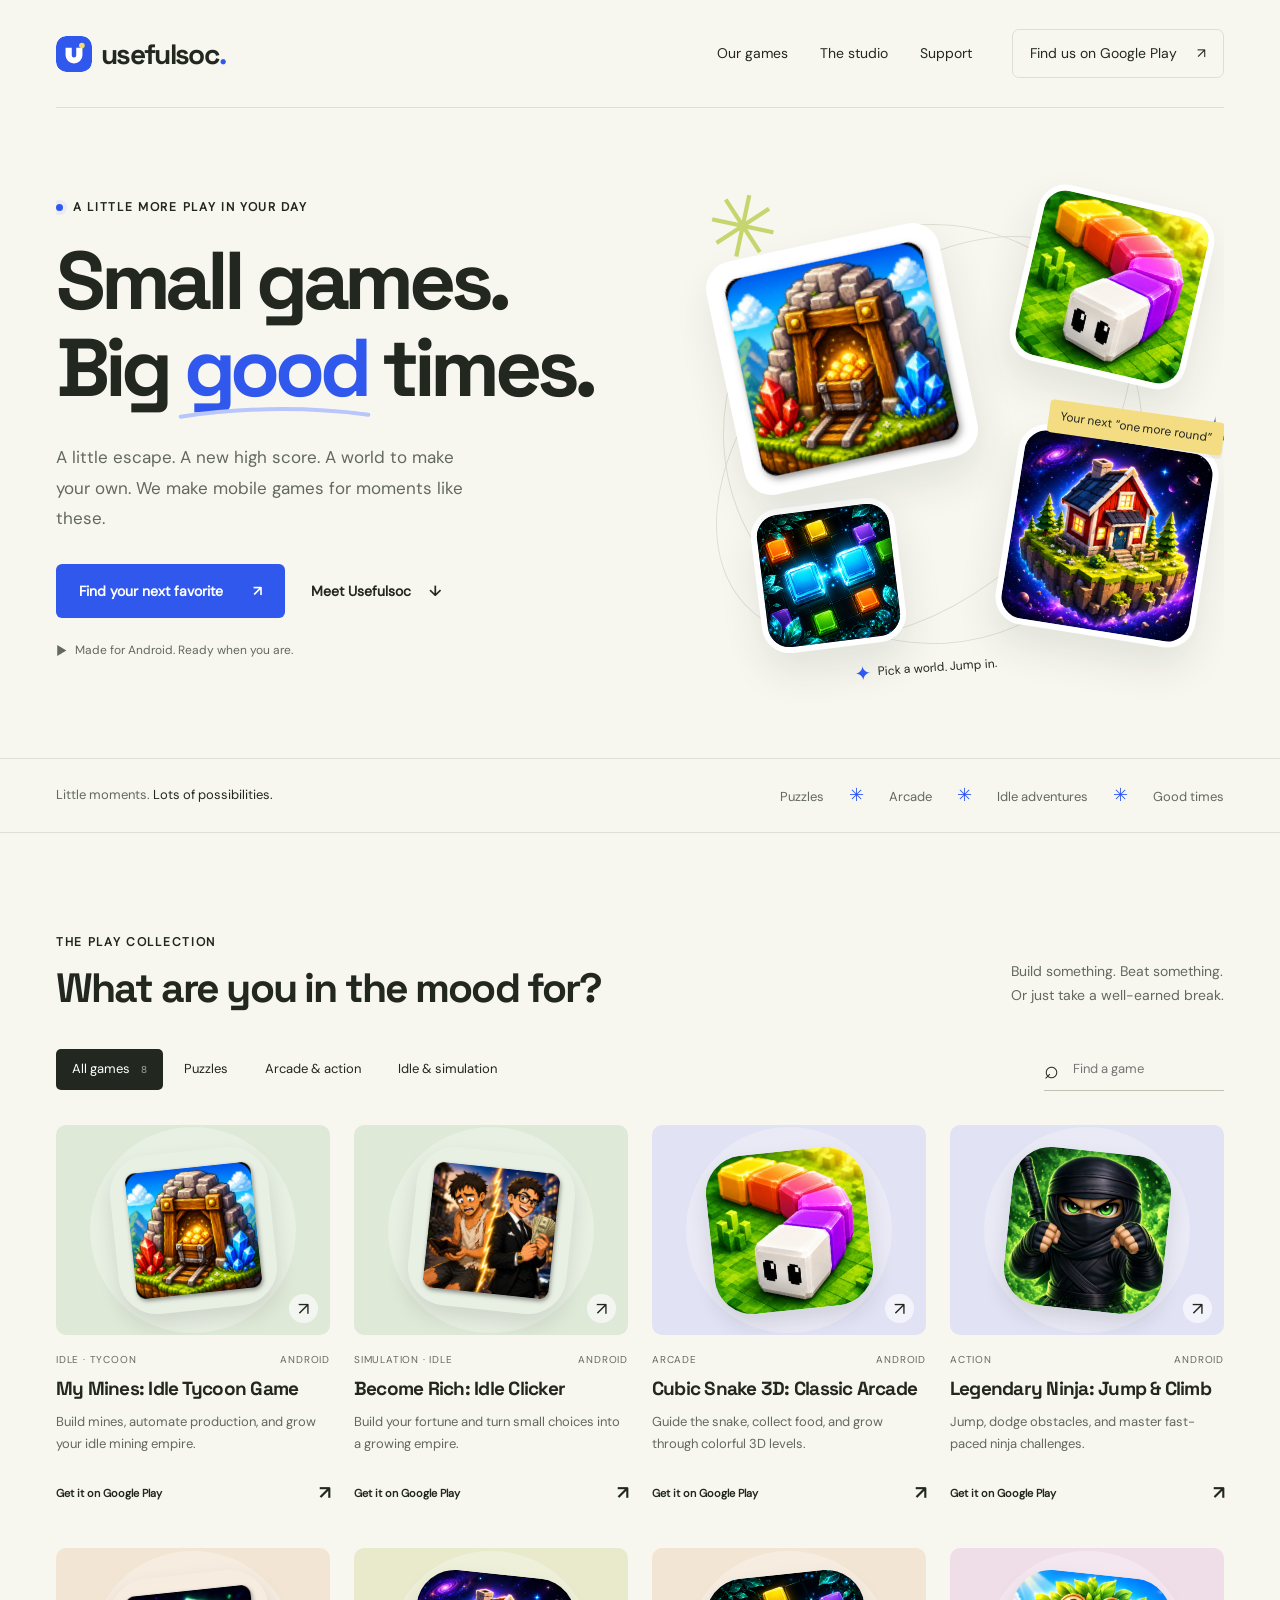
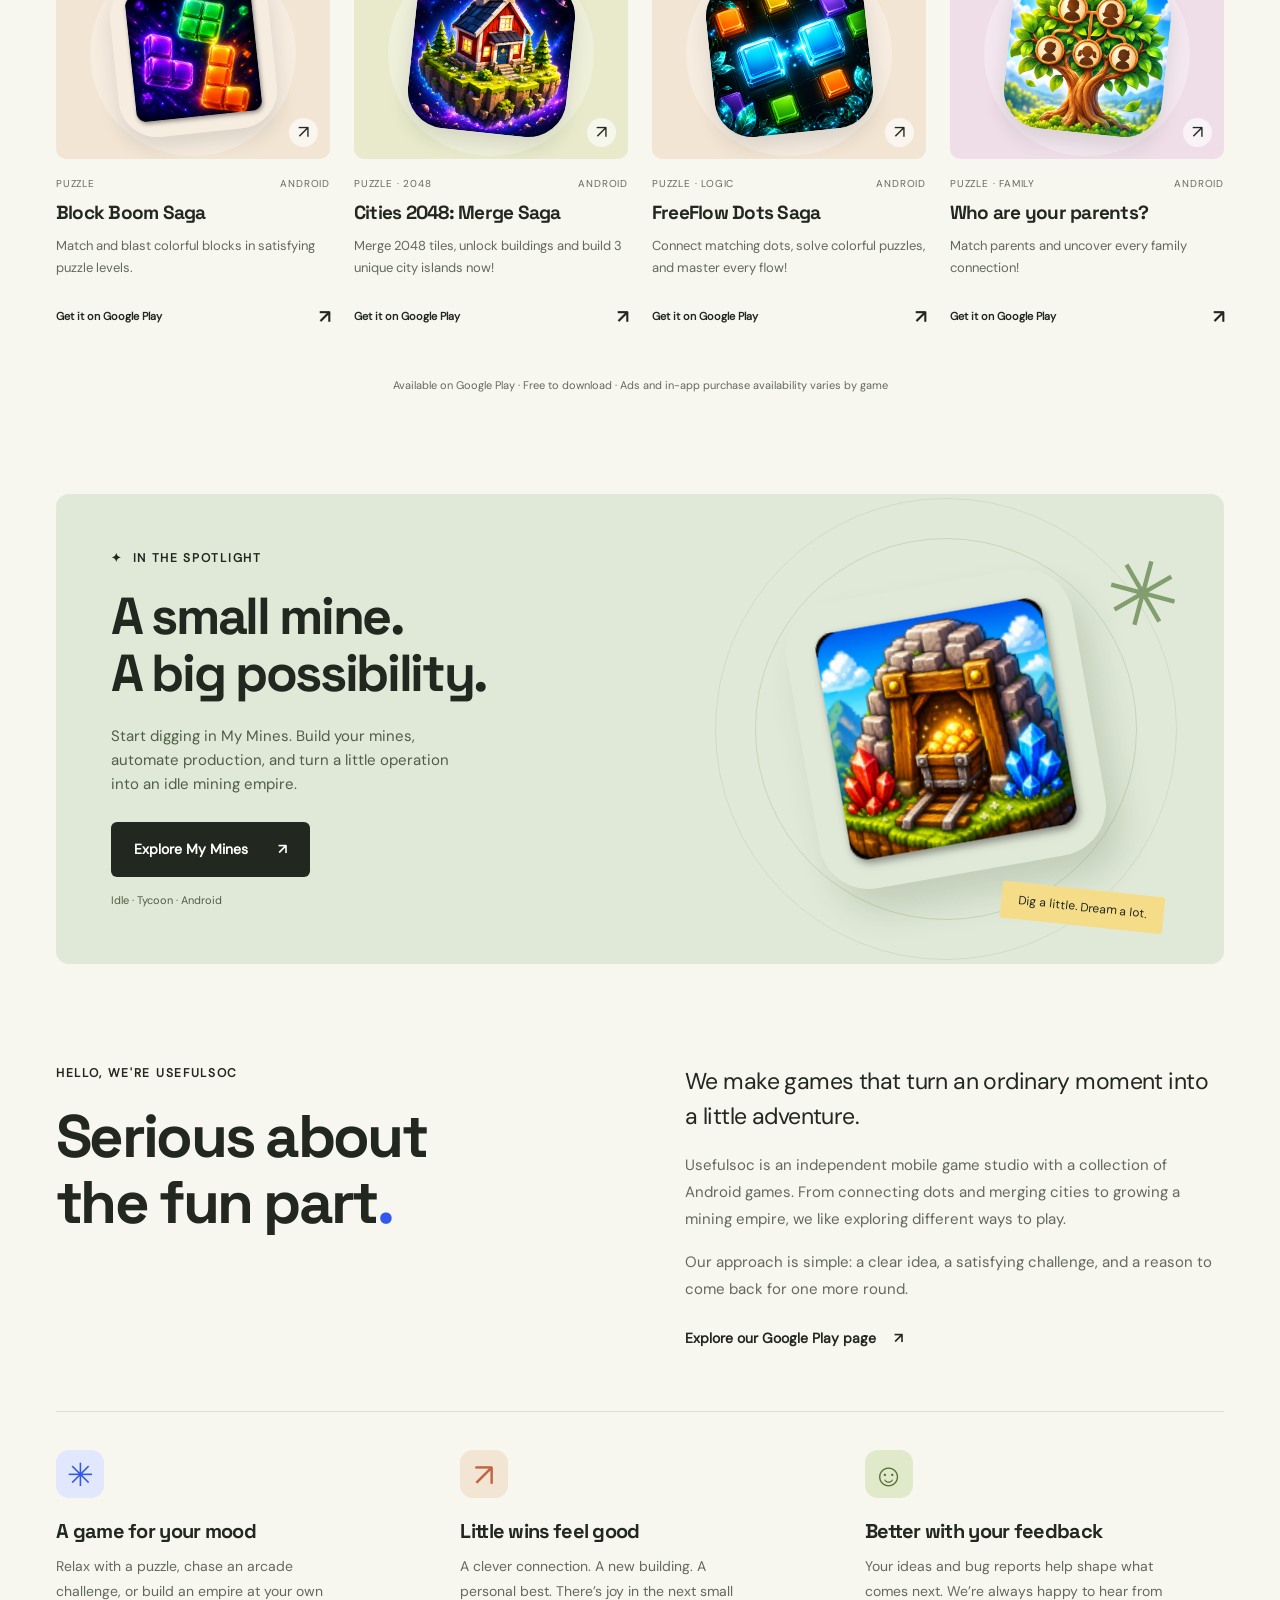
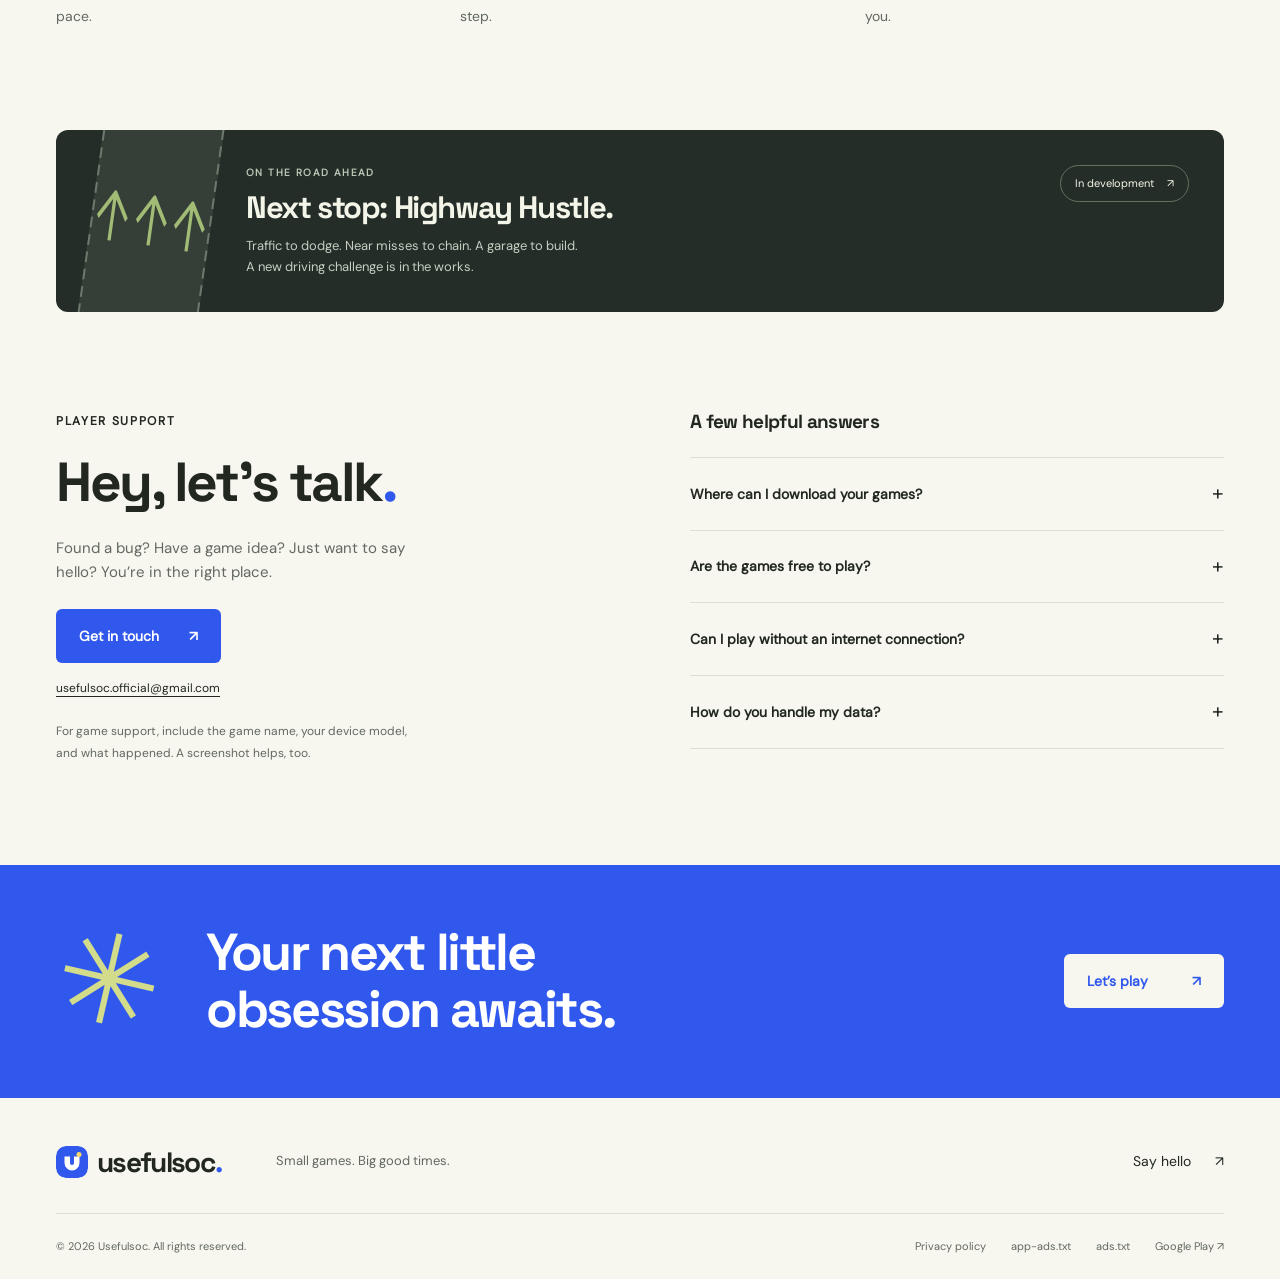
<file: index.html>
<!doctype html>
<html lang="en"><head>
<meta charset="utf-8"><meta name="viewport" content="width=device-width, initial-scale=1">
<title>Usefulsoc — Small games. Big good times.</title>
<meta name="description" content="Meet Usefulsoc. Discover eight Android games, from satisfying puzzles and colorful arcade adventures to idle empires. Find your next favorite on Google Play.">
<meta name="theme-color" content="#f7f7f0"><link rel="canonical" href="https://uacapitan.github.io/">
<meta property="og:type" content="website"><meta property="og:title" content="Usefulsoc — Small games. Big good times."><meta property="og:description" content="Puzzles, adventures, and little empires. Find your next favorite Android game."><meta property="og:url" content="https://uacapitan.github.io/"><meta property="og:image" content="https://uacapitan.github.io/assets/social.png"><meta name="twitter:card" content="summary_large_image">
<link rel="icon" type="image/svg+xml" href="assets/mark.svg"><link rel="stylesheet" href="assets/style.css"><script src="assets/site.js" defer></script>
<script type="application/ld+json">{"@context":"https://schema.org","@type":"Organization","name":"Usefulsoc","url":"https://uacapitan.github.io/","logo":"https://uacapitan.github.io/assets/mark.svg","email":"usefulsoc.official@gmail.com","sameAs":["https://play.google.com/store/apps/developer?id=Usefulsoc"]}</script>
</head><body>
<a class="skip" href="#main">Skip to content</a>
<header class="site-header wrap"><a class="brand" href="./" aria-label="Usefulsoc home"><img src="assets/mark.svg" width="36" height="36" alt="">usefulsoc<span>.</span></a><button class="menu-toggle" aria-expanded="false" aria-controls="navigation" hidden>Menu <span>☰</span></button><nav id="navigation" aria-label="Main navigation"><a href="#games">Our games</a><a href="#about">The studio</a><a href="#support">Support</a><a class="nav-cta" href="https://play.google.com/store/apps/developer?id=Usefulsoc" target="_blank" rel="noopener">Find us on Google Play <span aria-hidden="true">↗</span></a></nav></header>
<main id="main">
<section class="hero wrap" aria-labelledby="hero-title"><div class="hero-copy"><p class="eyebrow"><span class="status-dot"></span> A little more play in your day</p><h1 id="hero-title">Small games.<br>Big <span class="good">good<svg viewBox="0 0 290 22" aria-hidden="true"><path d="M4 15Q145-6 285 12"/></svg></span> times.</h1><p class="hero-description">A little escape. A new high score. A world to make your own. We make mobile games for moments like these.</p><div class="hero-actions"><a class="button primary" href="#games">Find your next favorite <span aria-hidden="true">↗</span></a><a class="text-link" href="#about">Meet Usefulsoc <span aria-hidden="true">↓</span></a></div><p class="hero-note"><svg viewBox="0 0 18 20" aria-hidden="true"><path d="m2 1 15 9L2 19Z"/></svg> Made for Android. Ready when you are.</p></div>
<div class="hero-art" aria-label="A selection of Usefulsoc games"><div class="orbit orbit-one"></div><div class="orbit orbit-two"></div><span class="art-spark spark-one" aria-hidden="true">✳</span><span class="art-spark spark-two" aria-hidden="true">✦</span><a class="art-tile tile-mines" href="https://play.google.com/store/apps/details?id=com.usefulsoc.mymines" aria-label="Discover My Mines on Google Play"><img src="images/mymines.png" alt="My Mines" width="192" height="192" fetchpriority="high"></a><a class="art-tile tile-snake" href="https://play.google.com/store/apps/details?id=com.usefulsoc.cubicsnake" aria-label="Discover Cubic Snake on Google Play"><img src="images/cubicsnake.png" alt="Cubic Snake" width="512" height="512"></a><a class="art-tile tile-cities" href="https://play.google.com/store/apps/details?id=com.usefulsoc.cities2048" aria-label="Discover Cities 2048 on Google Play"><img src="images/cities2048.png" alt="Cities 2048" width="512" height="512"></a><a class="art-tile tile-dots" href="https://play.google.com/store/apps/details?id=com.usefulsoc.freeflowdots" aria-label="Discover FreeFlow Dots on Google Play"><img src="images/freeflowdots.png" alt="FreeFlow Dots" width="512" height="512"></a><span class="art-note note-top">Your next “one more round”</span><span class="art-note note-bottom"><span aria-hidden="true">✦</span> Pick a world. Jump in.</span></div></section>
<div class="genre-strip"><div class="wrap"><span>Little moments. <strong>Lots of possibilities.</strong></span><span>Puzzles <i>✳</i> Arcade <i>✳</i> Idle adventures <i>✳</i> Good times</span></div></div>
<section class="games-section wrap section" id="games" aria-labelledby="games-title"><div class="section-heading"><div><p class="eyebrow">The play collection</p><h2 id="games-title">What are you in the mood for?</h2></div><p>Build something. Beat something.<br>Or just take a well-earned break.</p></div>
<div class="catalog-controls" hidden><div class="filters" role="group" aria-label="Filter games by genre"><button class="filter active" data-filter="all" aria-pressed="true">All games <span>8</span></button><button class="filter" data-filter="puzzle" aria-pressed="false">Puzzles</button><button class="filter" data-filter="arcade" aria-pressed="false">Arcade & action</button><button class="filter" data-filter="idle" aria-pressed="false">Idle & simulation</button></div><label class="search"><span aria-hidden="true">⌕</span><input id="game-search" type="search" placeholder="Find a game" aria-label="Search games"></label></div>
<p class="sr-only" id="filter-status" role="status" aria-live="polite"></p><div class="game-grid">
<!-- GAMES:START -->
<article class="game-card" data-genre="idle" data-search="my mines: idle tycoon game"><a class="game-art mint" href="https://play.google.com/store/apps/details?id=com.usefulsoc.mymines" target="_blank" rel="noopener" aria-label="Get My Mines: Idle Tycoon Game on Google Play"><img src="images/mymines.png" alt="" width="160" height="160" loading="lazy"><span class="game-launch" aria-hidden="true">↗</span></a><div class="game-meta"><span>Idle · Tycoon</span><span>Android</span></div><h3><a href="https://play.google.com/store/apps/details?id=com.usefulsoc.mymines" target="_blank" rel="noopener">My Mines: Idle Tycoon Game</a></h3><p>Build mines, automate production, and grow your idle mining empire.</p><a class="game-store" href="https://play.google.com/store/apps/details?id=com.usefulsoc.mymines" target="_blank" rel="noopener">Get it on Google Play <span aria-hidden="true">↗</span></a></article>
<article class="game-card" data-genre="idle" data-search="become rich: idle clicker"><a class="game-art mint" href="https://play.google.com/store/apps/details?id=com.usefulsoc.becomerich" target="_blank" rel="noopener" aria-label="Get Become Rich: Idle Clicker on Google Play"><img src="images/becomerich.webp" alt="" width="160" height="160" loading="lazy"><span class="game-launch" aria-hidden="true">↗</span></a><div class="game-meta"><span>Simulation · Idle</span><span>Android</span></div><h3><a href="https://play.google.com/store/apps/details?id=com.usefulsoc.becomerich" target="_blank" rel="noopener">Become Rich: Idle Clicker</a></h3><p>Build your fortune and turn small choices into a growing empire.</p><a class="game-store" href="https://play.google.com/store/apps/details?id=com.usefulsoc.becomerich" target="_blank" rel="noopener">Get it on Google Play <span aria-hidden="true">↗</span></a></article>
<article class="game-card" data-genre="arcade" data-search="cubic snake 3d: classic arcade"><a class="game-art lavender" href="https://play.google.com/store/apps/details?id=com.usefulsoc.cubicsnake" target="_blank" rel="noopener" aria-label="Get Cubic Snake 3D: Classic Arcade on Google Play"><img src="images/cubicsnake.png" alt="" width="160" height="160" loading="lazy"><span class="game-launch" aria-hidden="true">↗</span></a><div class="game-meta"><span>Arcade</span><span>Android</span></div><h3><a href="https://play.google.com/store/apps/details?id=com.usefulsoc.cubicsnake" target="_blank" rel="noopener">Cubic Snake 3D: Classic Arcade</a></h3><p>Guide the snake, collect food, and grow through colorful 3D levels.</p><a class="game-store" href="https://play.google.com/store/apps/details?id=com.usefulsoc.cubicsnake" target="_blank" rel="noopener">Get it on Google Play <span aria-hidden="true">↗</span></a></article>
<article class="game-card" data-genre="arcade" data-search="legendary ninja: jump &amp; climb"><a class="game-art lavender" href="https://play.google.com/store/apps/details?id=com.usefulsoc.legendaryninja" target="_blank" rel="noopener" aria-label="Get Legendary Ninja: Jump &amp; Climb on Google Play"><img src="images/legendaryninja.png" alt="" width="160" height="160" loading="lazy"><span class="game-launch" aria-hidden="true">↗</span></a><div class="game-meta"><span>Action</span><span>Android</span></div><h3><a href="https://play.google.com/store/apps/details?id=com.usefulsoc.legendaryninja" target="_blank" rel="noopener">Legendary Ninja: Jump &amp; Climb</a></h3><p>Jump, dodge obstacles, and master fast-paced ninja challenges.</p><a class="game-store" href="https://play.google.com/store/apps/details?id=com.usefulsoc.legendaryninja" target="_blank" rel="noopener">Get it on Google Play <span aria-hidden="true">↗</span></a></article>
<article class="game-card" data-genre="puzzle" data-search="block boom saga"><a class="game-art peach" href="https://play.google.com/store/apps/details?id=com.usefulsoc.blockboomsaga" target="_blank" rel="noopener" aria-label="Get Block Boom Saga on Google Play"><img src="images/blockboomsaga.png" alt="" width="160" height="160" loading="lazy"><span class="game-launch" aria-hidden="true">↗</span></a><div class="game-meta"><span>Puzzle</span><span>Android</span></div><h3><a href="https://play.google.com/store/apps/details?id=com.usefulsoc.blockboomsaga" target="_blank" rel="noopener">Block Boom Saga</a></h3><p>Match and blast colorful blocks in satisfying puzzle levels.</p><a class="game-store" href="https://play.google.com/store/apps/details?id=com.usefulsoc.blockboomsaga" target="_blank" rel="noopener">Get it on Google Play <span aria-hidden="true">↗</span></a></article>
<article class="game-card" data-genre="puzzle" data-search="cities 2048: merge saga"><a class="game-art peach" href="https://play.google.com/store/apps/details?id=com.usefulsoc.cities2048" target="_blank" rel="noopener" aria-label="Get Cities 2048: Merge Saga on Google Play"><img src="images/cities2048.png" alt="" width="160" height="160" loading="lazy"><span class="game-launch" aria-hidden="true">↗</span></a><div class="game-meta"><span>Puzzle · 2048</span><span>Android</span></div><h3><a href="https://play.google.com/store/apps/details?id=com.usefulsoc.cities2048" target="_blank" rel="noopener">Cities 2048: Merge Saga</a></h3><p>Merge 2048 tiles, unlock buildings and build 3 unique city islands now!</p><a class="game-store" href="https://play.google.com/store/apps/details?id=com.usefulsoc.cities2048" target="_blank" rel="noopener">Get it on Google Play <span aria-hidden="true">↗</span></a></article>
<article class="game-card" data-genre="puzzle" data-search="freeflow dots saga"><a class="game-art peach" href="https://play.google.com/store/apps/details?id=com.usefulsoc.freeflowdots" target="_blank" rel="noopener" aria-label="Get FreeFlow Dots Saga on Google Play"><img src="images/freeflowdots.png" alt="" width="160" height="160" loading="lazy"><span class="game-launch" aria-hidden="true">↗</span></a><div class="game-meta"><span>Puzzle · Logic</span><span>Android</span></div><h3><a href="https://play.google.com/store/apps/details?id=com.usefulsoc.freeflowdots" target="_blank" rel="noopener">FreeFlow Dots Saga</a></h3><p>Connect matching dots, solve colorful puzzles, and master every flow!</p><a class="game-store" href="https://play.google.com/store/apps/details?id=com.usefulsoc.freeflowdots" target="_blank" rel="noopener">Get it on Google Play <span aria-hidden="true">↗</span></a></article>
<article class="game-card" data-genre="puzzle" data-search="who are your parents?"><a class="game-art peach" href="https://play.google.com/store/apps/details?id=com.usefulsoc.whoruparents" target="_blank" rel="noopener" aria-label="Get Who are your parents? on Google Play"><img src="images/whoruparents.png" alt="" width="160" height="160" loading="lazy"><span class="game-launch" aria-hidden="true">↗</span></a><div class="game-meta"><span>Puzzle · Family</span><span>Android</span></div><h3><a href="https://play.google.com/store/apps/details?id=com.usefulsoc.whoruparents" target="_blank" rel="noopener">Who are your parents?</a></h3><p>Match parents and uncover every family connection!</p><a class="game-store" href="https://play.google.com/store/apps/details?id=com.usefulsoc.whoruparents" target="_blank" rel="noopener">Get it on Google Play <span aria-hidden="true">↗</span></a></article>
<!-- GAMES:END -->
</div><div class="empty-state" hidden><h3>No games found. Yet.</h3><p>Try another name or explore the whole collection.</p><button class="button secondary" id="reset-filters">Show all games</button></div><p class="catalog-note">Available on Google Play · Free to download · Ads and in-app purchase availability varies by game</p>
</section>
<section class="featured-section wrap" aria-labelledby="featured-title"><div class="featured"><div class="featured-copy"><p class="eyebrow"><span aria-hidden="true">✦</span> In the spotlight</p><h2 id="featured-title">A small mine.<br>A big possibility.</h2><p>Start digging in My Mines. Build your mines, automate production, and turn a little operation into an idle mining empire.</p><a class="button dark" href="https://play.google.com/store/apps/details?id=com.usefulsoc.mymines" target="_blank" rel="noopener">Explore My Mines <span aria-hidden="true">↗</span></a><span class="featured-caption">Idle · Tycoon · Android</span></div><div class="featured-art" aria-hidden="true"><span class="feature-star">✳</span><img src="images/mymines.png" width="192" height="192" loading="lazy" alt=""><span class="feature-label">Dig a little. Dream a lot.</span></div></div></section>
<section class="about-section wrap section" id="about" aria-labelledby="about-title"><div class="about-intro"><div><p class="eyebrow">Hello, we're Usefulsoc</p><h2 id="about-title">Serious about<br>the fun part<span>.</span></h2></div><div class="about-copy"><p class="lead">We make games that turn an ordinary moment into a little adventure.</p><p>Usefulsoc is an independent mobile game studio with a collection of Android games. From connecting dots and merging cities to growing a mining empire, we like exploring different ways to play.</p><p>Our approach is simple: a clear idea, a satisfying challenge, and a reason to come back for one more round.</p><a class="text-link" href="https://play.google.com/store/apps/developer?id=Usefulsoc" target="_blank" rel="noopener">Explore our Google Play page <span aria-hidden="true">↗</span></a></div></div><div class="studio-values"><article><span class="value-icon blue" aria-hidden="true">✳</span><h3>A game for your mood</h3><p>Relax with a puzzle, chase an arcade challenge, or build an empire at your own pace.</p></article><article><span class="value-icon peach" aria-hidden="true">↗</span><h3>Little wins feel good</h3><p>A clever connection. A new building. A personal best. There’s joy in the next small step.</p></article><article><span class="value-icon green" aria-hidden="true">☺</span><h3>Better with your feedback</h3><p>Your ideas and bug reports help shape what comes next. We’re always happy to hear from you.</p></article></div></section>
<section class="upcoming wrap" aria-labelledby="upcoming-title"><div class="road-art" aria-hidden="true"><span>↑</span><span>↑</span><span>↑</span></div><div><p class="eyebrow">On the road ahead</p><h2 id="upcoming-title">Next stop: Highway Hustle.</h2><p>Traffic to dodge. Near misses to chain. A garage to build.<br>A new driving challenge is in the works.</p></div><span class="coming-soon">In development <span aria-hidden="true">↗</span></span></section>
<section class="support-section wrap section" id="support" aria-labelledby="support-title"><div class="support-copy"><p class="eyebrow">Player support</p><h2 id="support-title">Hey, let’s talk<span>.</span></h2><p>Found a bug? Have a game idea? Just want to say hello? You’re in the right place.</p><a class="button primary" href="mailto:usefulsoc.official@gmail.com">Get in touch <span aria-hidden="true">↗</span></a><a class="support-email" href="mailto:usefulsoc.official@gmail.com">usefulsoc.official@gmail.com</a><p class="support-tip">For game support, include the game name, your device model, and what happened. A screenshot helps, too.</p></div><div class="faq"><h3>A few helpful answers</h3><details><summary>Where can I download your games?<span aria-hidden="true">+</span></summary><p>Our published Android games are available on <a href="https://play.google.com/store/apps/developer?id=Usefulsoc">Google Play</a>. Choose a game above to open its official listing. Availability can vary by device and region.</p></details><details><summary>Are the games free to play?<span aria-hidden="true">+</span></summary><p>The games in our published collection are free to download. They may include advertising or optional in-app purchases. Check the individual Google Play listing for details.</p></details><details><summary>Can I play without an internet connection?<span aria-hidden="true">+</span></summary><p>Several titles support offline gameplay, including My Mines, Cubic Snake, Legendary Ninja, and Block Boom Saga. Ads, downloads, purchases, and some online features require an internet connection. See each game’s store listing for details.</p></details><details><summary>How do you handle my data?<span aria-hidden="true">+</span></summary><p>Our <a href="/usefulsoc-privacy/">privacy policy</a> explains game analytics, advertising services, local saves, and your choices. This website does not add analytics trackers or advertising cookies.</p></details></div></section>
<section class="closing"><div class="wrap"><span class="closing-spark" aria-hidden="true">✳</span><h2>Your next little<br>obsession awaits.</h2><a class="button light" href="#games">Let’s play <span aria-hidden="true">↗</span></a></div></section>
</main><footer class="site-footer wrap"><div class="footer-top"><a class="brand" href="./"><img src="assets/mark.svg" width="32" height="32" alt="">usefulsoc<span>.</span></a><p>Small games. Big good times.</p><a href="mailto:usefulsoc.official@gmail.com">Say hello <span aria-hidden="true">↗</span></a></div><div class="footer-bottom"><p>© <span data-year>2026</span> Usefulsoc. All rights reserved.</p><nav aria-label="Footer navigation"><a href="/usefulsoc-privacy/">Privacy policy</a><a href="app-ads.txt">app-ads.txt</a><a href="ads.txt">ads.txt</a><a href="https://play.google.com/store/apps/developer?id=Usefulsoc" target="_blank" rel="noopener">Google Play <span aria-hidden="true">↗</span></a></nav></div></footer>
</body></html>
</file>
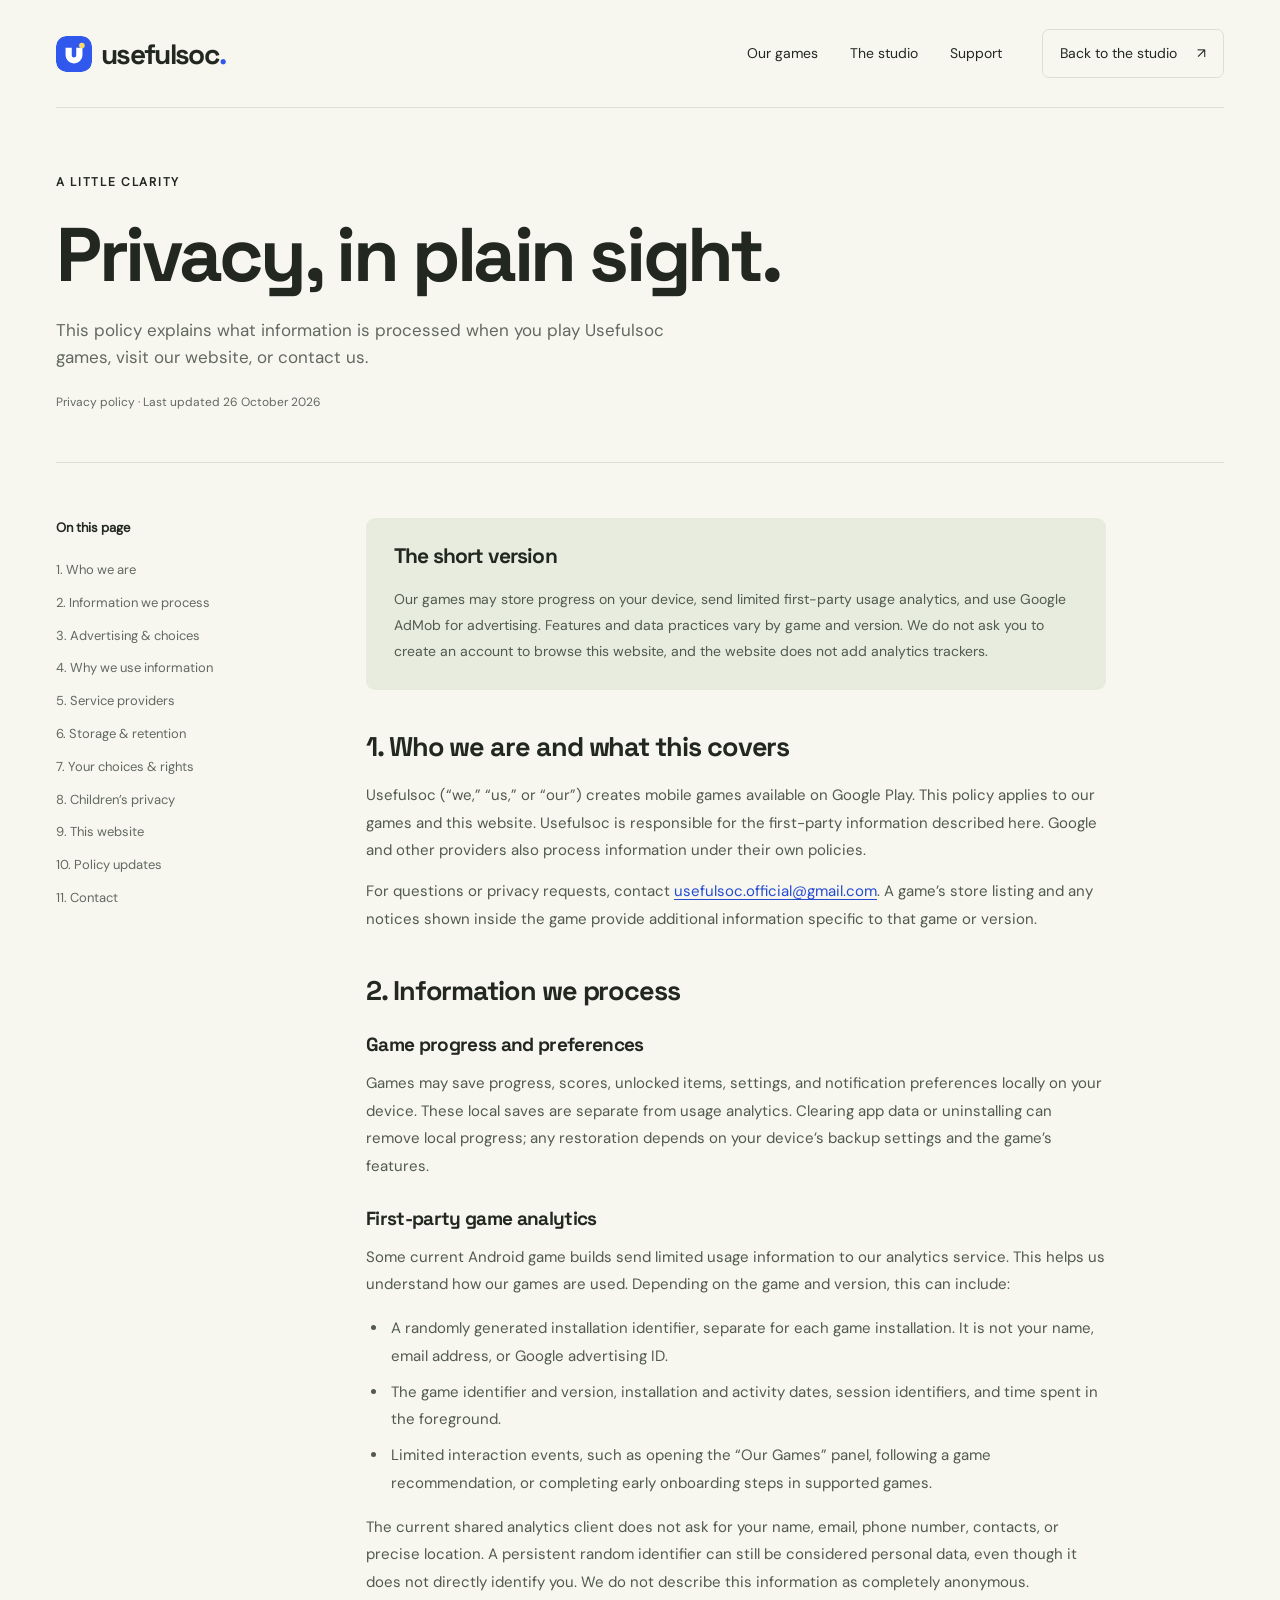
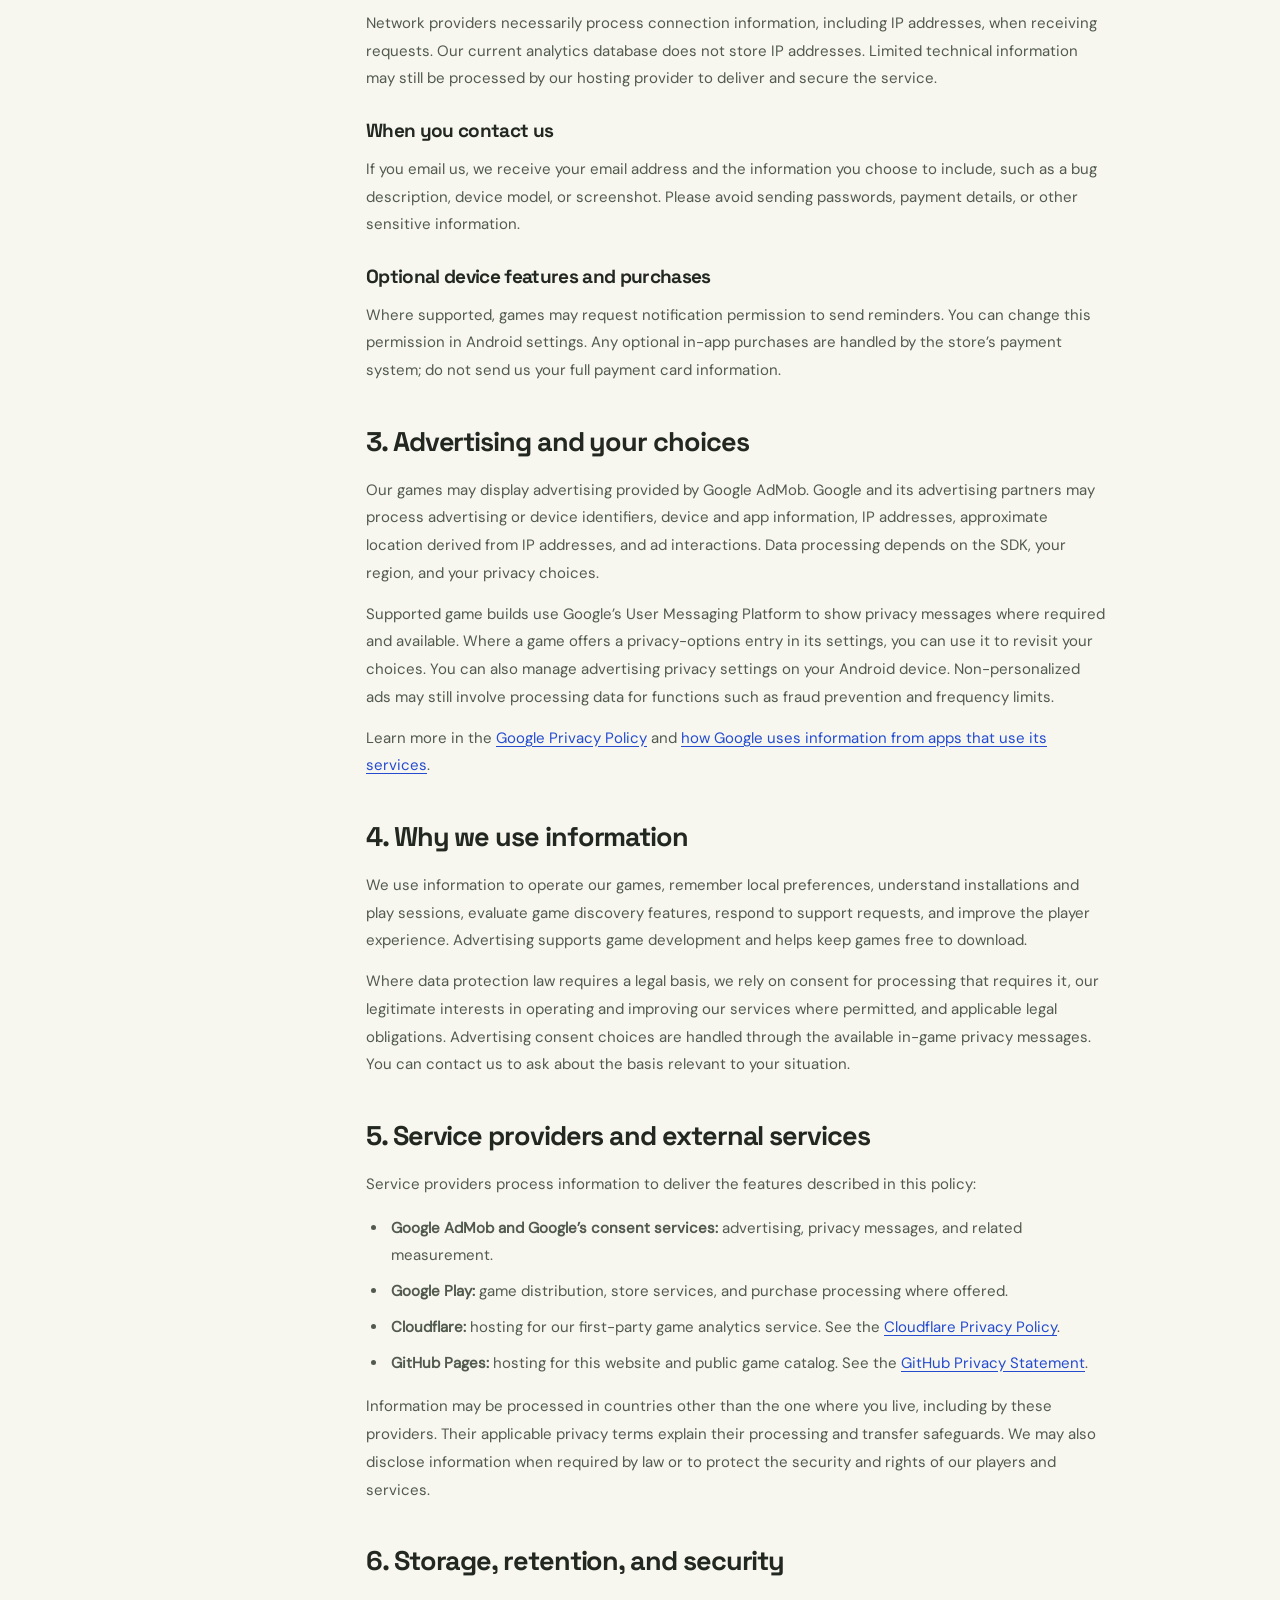
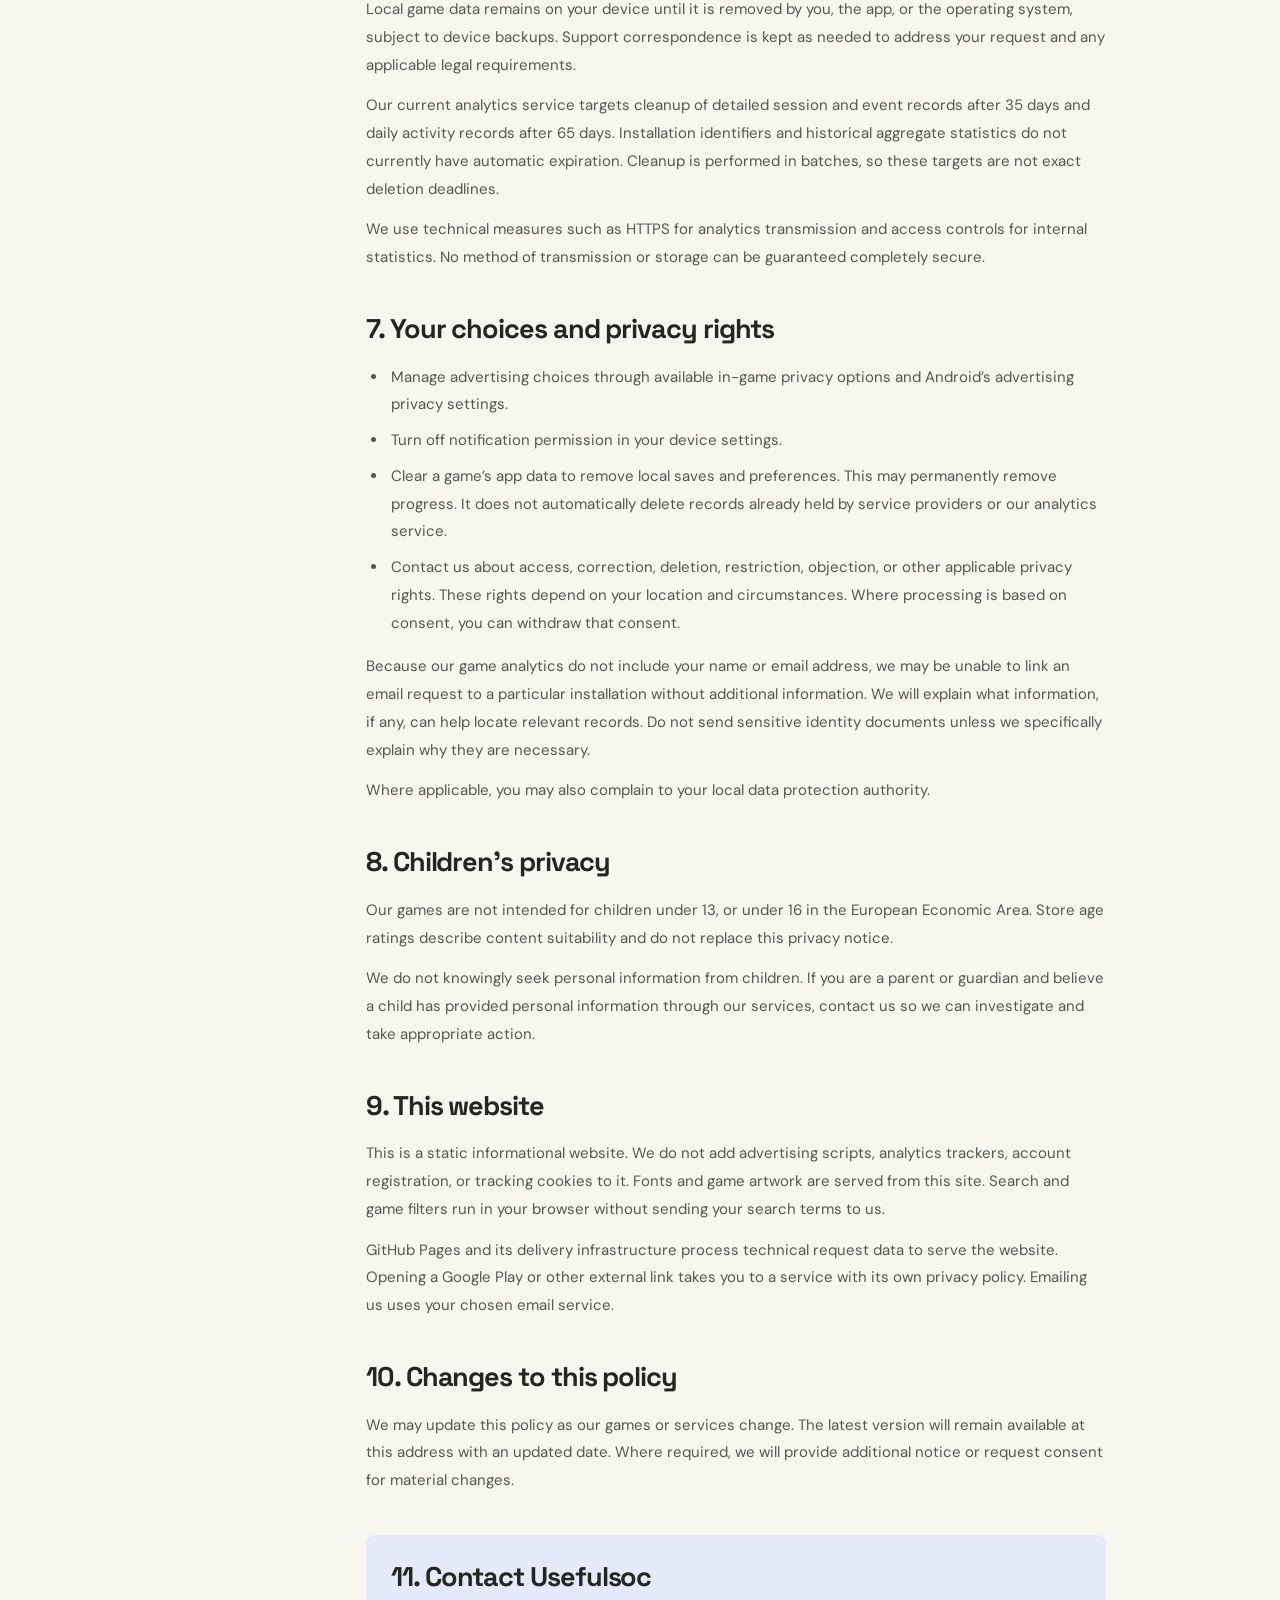
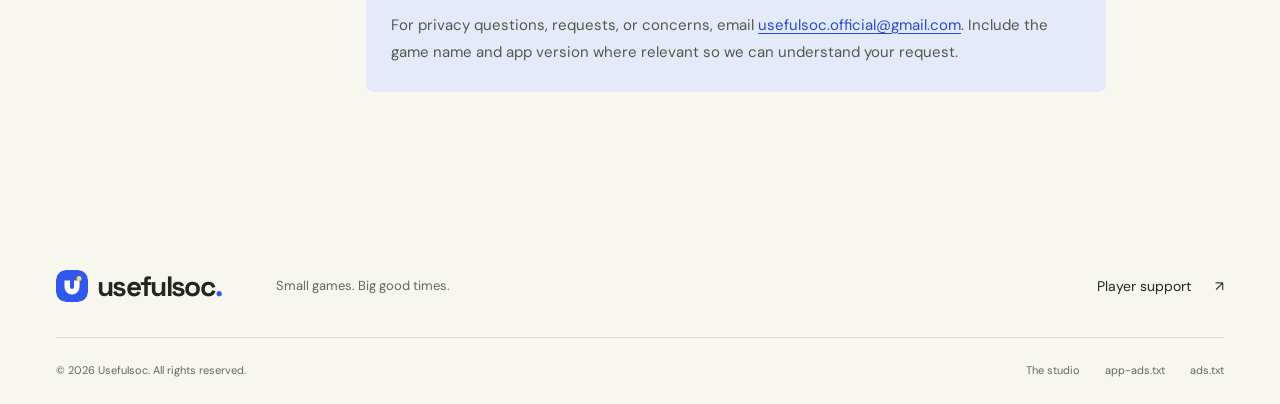
<file: usefulsoc-privacy/index.html>
<!doctype html><html lang="en"><head><meta charset="utf-8"><meta name="viewport" content="width=device-width, initial-scale=1"><title>Privacy Policy — Usefulsoc</title><meta name="description" content="How Usefulsoc handles game analytics, advertising, local saves, support requests, and your privacy choices."><meta name="theme-color" content="#f7f7f0"><link rel="canonical" href="https://uacapitan.github.io/usefulsoc-privacy/"><link rel="icon" href="/assets/mark.svg" type="image/svg+xml"><link rel="stylesheet" href="/assets/style.css"><script src="/assets/site.js" defer></script></head><body><a class="skip" href="#main">Skip to content</a><header class="site-header wrap"><a class="brand" href="/"><img src="/assets/mark.svg" width="36" height="36" alt="">usefulsoc<span>.</span></a><nav aria-label="Main navigation"><a href="/#games">Our games</a><a href="/#about">The studio</a><a href="/#support">Support</a><a class="nav-cta" href="/">Back to the studio <span aria-hidden="true">↗</span></a></nav><a class="privacy-home text-link" href="/">Home <span aria-hidden="true">↗</span></a></header><main id="main" class="wrap"><div class="privacy-hero"><p class="eyebrow">A little clarity</p><h1>Privacy, in plain sight.</h1><p>This policy explains what information is processed when you play Usefulsoc games, visit our website, or contact us.</p><span class="privacy-date">Privacy policy · Last updated 26 October 2026</span></div><div class="privacy-layout"><nav class="privacy-toc" aria-label="Privacy policy contents"><strong>On this page</strong><a href="#scope">1. Who we are</a><a href="#information">2. Information we process</a><a href="#advertising">3. Advertising & choices</a><a href="#purposes">4. Why we use information</a><a href="#sharing">5. Service providers</a><a href="#retention">6. Storage & retention</a><a href="#rights">7. Your choices & rights</a><a href="#children">8. Children’s privacy</a><a href="#website">9. This website</a><a href="#changes">10. Policy updates</a><a href="#contact">11. Contact</a></nav><article class="policy" aria-label="Usefulsoc privacy policy"><div class="privacy-summary"><h2>The short version</h2><p>Our games may store progress on your device, send limited first-party usage analytics, and use Google AdMob for advertising. Features and data practices vary by game and version. We do not ask you to create an account to browse this website, and the website does not add analytics trackers.</p></div>
<section id="scope"><h2>1. Who we are and what this covers</h2><p>Usefulsoc (“we,” “us,” or “our”) creates mobile games available on Google Play. This policy applies to our games and this website. Usefulsoc is responsible for the first-party information described here. Google and other providers also process information under their own policies.</p><p>For questions or privacy requests, contact <a href="mailto:usefulsoc.official@gmail.com">usefulsoc.official@gmail.com</a>. A game’s store listing and any notices shown inside the game provide additional information specific to that game or version.</p></section>
<section id="information"><h2>2. Information we process</h2><h3>Game progress and preferences</h3><p>Games may save progress, scores, unlocked items, settings, and notification preferences locally on your device. These local saves are separate from usage analytics. Clearing app data or uninstalling can remove local progress; any restoration depends on your device’s backup settings and the game’s features.</p><h3>First-party game analytics</h3><p>Some current Android game builds send limited usage information to our analytics service. This helps us understand how our games are used. Depending on the game and version, this can include:</p><ul><li>A randomly generated installation identifier, separate for each game installation. It is not your name, email address, or Google advertising ID.</li><li>The game identifier and version, installation and activity dates, session identifiers, and time spent in the foreground.</li><li>Limited interaction events, such as opening the “Our Games” panel, following a game recommendation, or completing early onboarding steps in supported games.</li></ul><p>The current shared analytics client does not ask for your name, email, phone number, contacts, or precise location. A persistent random identifier can still be considered personal data, even though it does not directly identify you. We do not describe this information as completely anonymous.</p><p>Network providers necessarily process connection information, including IP addresses, when receiving requests. Our current analytics database does not store IP addresses. Limited technical information may still be processed by our hosting provider to deliver and secure the service.</p><h3>When you contact us</h3><p>If you email us, we receive your email address and the information you choose to include, such as a bug description, device model, or screenshot. Please avoid sending passwords, payment details, or other sensitive information.</p><h3>Optional device features and purchases</h3><p>Where supported, games may request notification permission to send reminders. You can change this permission in Android settings. Any optional in-app purchases are handled by the store’s payment system; do not send us your full payment card information.</p></section>
<section id="advertising"><h2>3. Advertising and your choices</h2><p>Our games may display advertising provided by Google AdMob. Google and its advertising partners may process advertising or device identifiers, device and app information, IP addresses, approximate location derived from IP addresses, and ad interactions. Data processing depends on the SDK, your region, and your privacy choices.</p><p>Supported game builds use Google’s User Messaging Platform to show privacy messages where required and available. Where a game offers a privacy-options entry in its settings, you can use it to revisit your choices. You can also manage advertising privacy settings on your Android device. Non-personalized ads may still involve processing data for functions such as fraud prevention and frequency limits.</p><p>Learn more in the <a href="https://policies.google.com/privacy" target="_blank" rel="noopener">Google Privacy Policy</a> and <a href="https://policies.google.com/technologies/partner-sites" target="_blank" rel="noopener">how Google uses information from apps that use its services</a>.</p></section>
<section id="purposes"><h2>4. Why we use information</h2><p>We use information to operate our games, remember local preferences, understand installations and play sessions, evaluate game discovery features, respond to support requests, and improve the player experience. Advertising supports game development and helps keep games free to download.</p><p>Where data protection law requires a legal basis, we rely on consent for processing that requires it, our legitimate interests in operating and improving our services where permitted, and applicable legal obligations. Advertising consent choices are handled through the available in-game privacy messages. You can contact us to ask about the basis relevant to your situation.</p></section>
<section id="sharing"><h2>5. Service providers and external services</h2><p>Service providers process information to deliver the features described in this policy:</p><ul><li><strong>Google AdMob and Google’s consent services:</strong> advertising, privacy messages, and related measurement.</li><li><strong>Google Play:</strong> game distribution, store services, and purchase processing where offered.</li><li><strong>Cloudflare:</strong> hosting for our first-party game analytics service. See the <a href="https://www.cloudflare.com/privacypolicy/" target="_blank" rel="noopener">Cloudflare Privacy Policy</a>.</li><li><strong>GitHub Pages:</strong> hosting for this website and public game catalog. See the <a href="https://docs.github.com/en/site-policy/privacy-policies/github-general-privacy-statement" target="_blank" rel="noopener">GitHub Privacy Statement</a>.</li></ul><p>Information may be processed in countries other than the one where you live, including by these providers. Their applicable privacy terms explain their processing and transfer safeguards. We may also disclose information when required by law or to protect the security and rights of our players and services.</p></section>
<section id="retention"><h2>6. Storage, retention, and security</h2><p>Local game data remains on your device until it is removed by you, the app, or the operating system, subject to device backups. Support correspondence is kept as needed to address your request and any applicable legal requirements.</p><p>Our current analytics service targets cleanup of detailed session and event records after 35 days and daily activity records after 65 days. Installation identifiers and historical aggregate statistics do not currently have automatic expiration. Cleanup is performed in batches, so these targets are not exact deletion deadlines.</p><p>We use technical measures such as HTTPS for analytics transmission and access controls for internal statistics. No method of transmission or storage can be guaranteed completely secure.</p></section>
<section id="rights"><h2>7. Your choices and privacy rights</h2><ul><li>Manage advertising choices through available in-game privacy options and Android’s advertising privacy settings.</li><li>Turn off notification permission in your device settings.</li><li>Clear a game’s app data to remove local saves and preferences. This may permanently remove progress. It does not automatically delete records already held by service providers or our analytics service.</li><li>Contact us about access, correction, deletion, restriction, objection, or other applicable privacy rights. These rights depend on your location and circumstances. Where processing is based on consent, you can withdraw that consent.</li></ul><p>Because our game analytics do not include your name or email address, we may be unable to link an email request to a particular installation without additional information. We will explain what information, if any, can help locate relevant records. Do not send sensitive identity documents unless we specifically explain why they are necessary.</p><p>Where applicable, you may also complain to your local data protection authority.</p></section>
<section id="children"><h2>8. Children’s privacy</h2><p>Our games are not intended for children under 13, or under 16 in the European Economic Area. Store age ratings describe content suitability and do not replace this privacy notice.</p><p>We do not knowingly seek personal information from children. If you are a parent or guardian and believe a child has provided personal information through our services, contact us so we can investigate and take appropriate action.</p></section>
<section id="website"><h2>9. This website</h2><p>This is a static informational website. We do not add advertising scripts, analytics trackers, account registration, or tracking cookies to it. Fonts and game artwork are served from this site. Search and game filters run in your browser without sending your search terms to us.</p><p>GitHub Pages and its delivery infrastructure process technical request data to serve the website. Opening a Google Play or other external link takes you to a service with its own privacy policy. Emailing us uses your chosen email service.</p></section>
<section id="changes"><h2>10. Changes to this policy</h2><p>We may update this policy as our games or services change. The latest version will remain available at this address with an updated date. Where required, we will provide additional notice or request consent for material changes.</p></section>
<section id="contact" class="privacy-contact"><h2>11. Contact Usefulsoc</h2><p>For privacy questions, requests, or concerns, email <a href="mailto:usefulsoc.official@gmail.com">usefulsoc.official@gmail.com</a>. Include the game name and app version where relevant so we can understand your request.</p></section>
</article></div></main><footer class="site-footer wrap"><div class="footer-top"><a class="brand" href="/"><img src="/assets/mark.svg" width="32" height="32" alt="">usefulsoc<span>.</span></a><p>Small games. Big good times.</p><a href="/#support">Player support <span aria-hidden="true">↗</span></a></div><div class="footer-bottom"><p>© <span data-year>2026</span> Usefulsoc. All rights reserved.</p><nav aria-label="Footer navigation"><a href="/">The studio</a><a href="/app-ads.txt">app-ads.txt</a><a href="/ads.txt">ads.txt</a></nav></div></footer></body></html>
</file>
<file: assets/style.css>
@font-face{font-family:DM Sans;src:url('fonts/dm-sans-regular.ttf') format('truetype');font-weight:400;font-display:swap}
@font-face{font-family:Space Grotesk;src:url('fonts/space-grotesk-bold.ttf') format('truetype');font-weight:700;font-display:swap}
:root{--paper:#f7f7f0;--ink:#222720;--muted:#63695f;--blue:#3058ed;--line:#dddfd3;--heading:'Space Grotesk',sans-serif;--body:'DM Sans',sans-serif}
*{box-sizing:border-box}html{scroll-behavior:smooth;scroll-padding-top:30px}body{margin:0;background:var(--paper);color:var(--ink);font-family:var(--body);font-size:16px;line-height:1.6;-webkit-font-smoothing:antialiased}button,input{font:inherit}button,a,input{-webkit-tap-highlight-color:transparent}a{color:inherit;text-decoration:none}button{cursor:pointer}button,a,input,summary{touch-action:manipulation}a,button{transition:background .18s,color .18s,transform .18s}a:focus-visible,button:focus-visible,input:focus-visible,summary:focus-visible{outline:3px solid var(--blue);outline-offset:5px}img{max-width:100%;display:block}button{color:inherit}[hidden]{display:none!important}.wrap{width:min(1280px,calc(100% - 112px));margin-inline:auto}.sr-only{position:absolute;width:1px;height:1px;overflow:hidden;clip-path:inset(50%);white-space:nowrap}.skip{position:fixed;top:10px;left:10px;z-index:100;background:white;padding:12px;transform:translateY(-150%)}.skip:focus{transform:translateY(0)}h1,h2,h3,p{margin:0}h1,h2,h3{font-family:var(--heading);font-weight:700;line-height:1.1;letter-spacing:-.045em}h2{font-size:clamp(34px,3.5vw,52px)}h3{font-size:22px;letter-spacing:-.035em}.eyebrow{font-size:12px;text-transform:uppercase;letter-spacing:.14em;font-weight:bold;line-height:1.5;margin-bottom:22px;display:flex;align-items:center;gap:10px}.site-header{height:108px;display:flex;align-items:center;justify-content:space-between;border-bottom:1px solid var(--line);gap:25px}.brand{display:flex;align-items:center;font-family:var(--heading);font-size:28px;letter-spacing:-.06em;line-height:1;gap:9px}.brand span{color:var(--blue);margin-left:-8px}.brand img{border-radius:10px}.site-header nav{display:flex;align-items:center;gap:32px;font-size:14px}.site-header nav>a:not(.nav-cta):hover{color:var(--blue)}.nav-cta{border:1px solid var(--line);border-radius:7px;padding:12px 17px;margin-left:8px}.nav-cta span{margin-left:16px}.nav-cta:hover{background:var(--ink);color:white;border-color:var(--ink)}.menu-toggle{display:none}.hero{min-height:650px;display:grid;grid-template-columns:1.1fr 1fr;align-items:center;gap:24px;padding-block:65px 72px}.hero-copy{position:relative;z-index:2}.status-dot{width:7px;height:7px;background:var(--blue);border-radius:50%;box-shadow:0 0 0 4px #3058ed12}.hero h1{font-size:clamp(58px,6.4vw,92px);letter-spacing:-.065em;line-height:1.06;white-space:nowrap}.good{color:var(--blue);position:relative;display:inline-block}.good svg{position:absolute;bottom:-11px;left:-3%;width:106%;height:18px;fill:none;stroke:#b9c6fc;stroke-width:6;stroke-linecap:round}.hero-description{max-width:420px;margin-top:30px;font-size:17px;line-height:1.8;color:var(--muted)}.hero-actions{display:flex;align-items:center;gap:26px;margin-top:30px}.button{display:inline-flex;justify-content:space-between;align-items:center;gap:30px;padding:15px 22px;font-size:14px;font-weight:bold;border:1px solid transparent;border-radius:6px;line-height:1.6}.button:hover{transform:translateY(-3px)}.primary{background:var(--blue);color:white}.primary:hover{background:#2447cf}.secondary{border-color:var(--ink);background:transparent}.dark{background:var(--ink);color:white}.light{background:var(--paper);color:var(--blue)}.text-link{font-size:14px;font-weight:bold;display:inline-flex;gap:18px;align-items:center}.text-link:hover{color:var(--blue)}.hero-note{font-size:12px;color:var(--muted);margin-top:23px;display:flex;align-items:center;gap:8px}.hero-note svg{width:11px;height:13px;fill:var(--muted)}.hero-art{position:relative;height:490px;width:100%;isolation:isolate}.orbit{position:absolute;border-radius:50%;border:1px solid #dedfd3;width:420px;height:420px;left:8%;top:8%;transform:rotate(-25deg)}.orbit-two{width:490px;height:310px;left:0;top:20%;transform:rotate(-43deg)}.art-tile{position:absolute;display:flex;align-items:center;justify-content:center;border-radius:28px;box-shadow:0 20px 40px #1f251219;transition:transform .35s;overflow:hidden;border:6px solid white}.art-tile img{width:100%;height:100%;object-fit:cover}.art-tile:hover{z-index:5;transform:rotate(0) translateY(-8px)}.tile-mines{width:238px;height:238px;top:55px;left:8%;transform:rotate(-12deg);background:#fff;z-index:2}.tile-mines img{width:112%;max-width:112%;height:112%}.tile-snake{width:180px;height:180px;top:12px;right:4%;transform:rotate(13deg);background:#dbe6a0}.tile-cities{width:202px;height:202px;bottom:38px;right:3%;transform:rotate(9deg);background:#d1d7f7;z-index:3}.tile-dots{width:145px;height:145px;bottom:27px;left:14%;transform:rotate(-7deg);background:#29213a}.art-spark{position:absolute;line-height:1}.spark-one{font-size:86px;color:#c6d66f;top:0;left:5%;z-index:4;transform:rotate(12deg)}.spark-two{font-size:55px;color:var(--blue);right:-2%;top:46%;transform:rotate(10deg)}.art-note{position:absolute;font-size:12px;white-space:nowrap}.note-top{top:226px;right:0;transform:rotate(8deg);background:#f3dc81;padding:7px 12px;border-radius:4px;z-index:4;box-shadow:1px 3px 0 #22272010}.note-bottom{bottom:-10px;left:32%;display:flex;align-items:center;gap:7px;transform:rotate(-4deg)}.note-bottom span{color:var(--blue);font-size:20px}.genre-strip{border-block:1px solid var(--line)}.genre-strip>.wrap{display:flex;justify-content:space-between;align-items:center;gap:30px;padding-block:22px;font-size:13px;color:var(--muted)}.genre-strip strong{color:var(--ink);font-weight:400}.genre-strip i{font-style:normal;padding-inline:22px;color:var(--blue);font-size:18px}.section{padding-block:100px}.section-heading{display:flex;align-items:end;justify-content:space-between;gap:35px;margin-bottom:38px}.section-heading h2{font-size:clamp(32px,3.2vw,46px)}.section-heading .eyebrow{margin-bottom:15px}.section-heading>p{font-size:14px;color:var(--muted);line-height:1.7;padding-bottom:3px;flex-shrink:0}.catalog-controls{display:flex;justify-content:space-between;align-items:center;gap:20px;margin-bottom:34px}.filters{display:flex;gap:5px;flex-wrap:wrap}.filter{border:1px solid transparent;border-radius:5px;padding:9px 15px;background:transparent;font-size:13px}.filter.active{background:var(--ink);color:white}.filter:not(.active):hover{background:#e9ebdf}.filter span{font-size:10px;margin-left:8px;opacity:.6}.search{display:flex;align-items:center;gap:9px;border-bottom:1px solid #bfc3b3;padding:5px 0;max-width:180px}.search>span{font-size:25px;line-height:1}.search input{width:100%;border:0;background:transparent;font-size:13px;min-width:0;color:var(--ink);padding:5px}.game-grid{display:grid;grid-template-columns:repeat(4,minmax(0,1fr));gap:40px 24px}.game-card{display:flex;flex-direction:column;min-width:0}.game-art{position:relative;aspect-ratio:1.3;border-radius:10px;display:flex;align-items:center;justify-content:center;overflow:hidden}.game-art:before{content:'';position:absolute;width:75%;aspect-ratio:1;border-radius:50%;background:#ffffff47}.game-art img{width:58%;height:auto;aspect-ratio:1;object-fit:cover;border-radius:24%;box-shadow:0 10px 20px #22272020;transform:rotate(-6deg);transition:transform .3s;z-index:1}.game-card:nth-child(even) .game-art img{transform:rotate(6deg)}.game-art:hover img{transform:rotate(0) scale(1.08)}.game-launch{position:absolute;bottom:12px;right:12px;width:29px;height:29px;display:grid;place-items:center;border-radius:50%;background:#ffffffa0;font-size:18px}.mint{background:#dfe9d8}.lavender{background:#e1e2f4}.peach{background:#f2e5d4}.game-card:nth-child(3n) .peach{background:#e8eacb}.game-card:nth-child(4n) .peach{background:#efdee8}.game-meta{display:flex;justify-content:space-between;gap:8px;font-size:10px;letter-spacing:.08em;text-transform:uppercase;color:var(--muted);margin-block:17px 9px}.game-card h3{font-size:19px;line-height:1.3;letter-spacing:-.04em;margin-bottom:9px}.game-card h3 a:hover{color:var(--blue)}.game-card>p{font-size:13px;color:var(--muted);line-height:1.7;margin-bottom:16px}.game-store{display:flex;justify-content:space-between;align-items:center;font-size:11px;font-weight:bold;margin-top:auto;padding-top:8px}.game-store:hover{color:var(--blue)}.game-store span{font-size:18px}.catalog-note{font-size:11px;color:var(--muted);text-align:center;margin-top:45px}.empty-state{padding:60px 20px;text-align:center;background:#eeeee5;border-radius:10px}.empty-state p{margin:15px 0 25px;color:var(--muted)}.featured{position:relative;display:grid;grid-template-columns:1.1fr 1fr;background:#e0e9d8;border-radius:13px;min-height:450px;overflow:hidden}.featured-copy{padding:55px}.featured .eyebrow{margin-bottom:21px}.featured h2{font-size:52px}.featured-copy>p:not(.eyebrow){font-size:15px;color:#4e5e47;max-width:365px;margin-block:22px 26px}.featured-caption{display:block;font-size:11px;margin-top:15px;color:#4e5e47}.featured-art{display:flex;align-items:center;justify-content:center;position:relative}.featured-art:before{content:'';width:380px;aspect-ratio:1;position:absolute;border:1px solid #9eb68d66;border-radius:50%}.featured-art:after{content:'';width:460px;aspect-ratio:1;position:absolute;border:1px solid #9eb68d44;border-radius:50%}.featured-art img{width:290px;height:290px;z-index:1;transform:rotate(-10deg);border-radius:50px;box-shadow:12px 24px 35px #26462229}.feature-star{position:absolute;top:30px;right:45px;font-size:90px;color:#829d6e;z-index:2;transform:rotate(15deg)}.feature-label{position:absolute;bottom:38px;right:60px;z-index:2;background:#f5dc88;padding:9px 17px;font-size:12px;transform:rotate(6deg);border-radius:3px}.about-intro{display:grid;grid-template-columns:1fr 1fr;gap:90px}.about-intro h2{font-size:60px}.about-intro h2 span,.support-copy h2 span{color:var(--blue)}.about-copy .lead{font-size:23px;line-height:1.5;letter-spacing:-.025em;color:var(--ink);margin-bottom:19px}.about-copy>p{font-size:15px;line-height:1.8;color:var(--muted);margin-bottom:16px}.about-copy .text-link{margin-top:8px}.studio-values{display:grid;grid-template-columns:repeat(3,1fr);gap:45px;border-top:1px solid var(--line);margin-top:60px;padding-top:38px}.value-icon{display:grid;place-items:center;width:48px;height:48px;font-size:32px;border-radius:13px;margin-bottom:22px}.blue{background:#e1e7fc;color:var(--blue)}.peach.value-icon{color:#be6542}.green{background:#e1e9cb;color:#5a7238}.studio-values h3{font-size:20px;margin-bottom:12px}.studio-values p{font-size:14px;line-height:1.8;color:var(--muted);max-width:300px}.upcoming{background:#252d29;color:#f3f5e8;border-radius:12px;display:flex;align-items:center;gap:35px;padding:35px;position:relative;overflow:hidden}.upcoming .eyebrow{color:#b8c6b4;margin-bottom:10px;font-size:10px}.upcoming h2{font-size:31px;margin-bottom:12px}.upcoming p:not(.eyebrow){font-size:13px;color:#c4cec1}.road-art{align-self:stretch;min-width:120px;background:#353e37;border-inline:2px dashed #6d796d;transform:rotate(8deg) scaleY(1.8);display:flex;align-items:center;justify-content:space-around;position:relative}.road-art span{font-size:40px;color:#a2bc76}.coming-soon{font-size:11px;border:1px solid #65715e;border-radius:30px;padding:9px 14px;white-space:nowrap;margin-left:auto;align-self:start}.coming-soon span{margin-left:10px}.support-section{display:grid;grid-template-columns:1fr 1fr;gap:100px}.support-copy h2{font-size:55px}.support-copy>p:not(.eyebrow){color:var(--muted);font-size:15px;margin-top:23px;max-width:360px}.support-copy .button{margin-top:25px}.support-email{display:block;font-size:12px;margin-top:16px;text-decoration:underline;text-underline-offset:4px}.support-copy .support-tip{font-size:12px!important;line-height:1.8}.faq h3{font-size:19px;margin-bottom:24px}.faq details{border-top:1px solid var(--line);padding-block:19px}.faq details:last-child{border-bottom:1px solid var(--line)}summary{list-style:none;cursor:pointer;display:flex;align-items:center;justify-content:space-between;gap:15px;font-size:14px;font-weight:bold}summary::-webkit-details-marker{display:none}summary span{font-size:21px;font-weight:400;transition:transform .2s}details[open] summary span{transform:rotate(45deg)}details>p{font-size:13px;line-height:1.8;color:var(--muted);margin:15px 20px 0 0}details>p a{text-decoration:underline;text-underline-offset:3px;color:var(--ink)}.closing{background:var(--blue);color:white;padding-block:54px;overflow:hidden}.closing>.wrap{display:flex;align-items:center;justify-content:space-between;gap:45px}.closing h2{font-size:52px;margin-right:auto}.closing-spark{font-size:125px;line-height:1;color:#d2dc8a;transform:rotate(13deg)}.closing .button{min-width:160px}.site-footer{padding-top:48px}.footer-top{display:flex;align-items:center;justify-content:space-between;gap:25px;padding-bottom:35px}.footer-top>p{font-size:13px;color:var(--muted);margin-right:auto;margin-left:30px}.footer-top>a:last-child{font-size:14px}.footer-top>a:last-child span{margin-left:20px}.footer-bottom{border-top:1px solid var(--line);padding-block:24px;display:flex;justify-content:space-between;gap:24px;color:var(--muted);font-size:11px}.footer-bottom nav{display:flex;gap:25px}.footer-bottom a:hover{color:var(--blue)}
/* Privacy uses the same typography and palette, with a quiet reading layout. */
.privacy-hero{padding-block:65px 50px;border-bottom:1px solid var(--line)}.privacy-hero h1{font-size:clamp(44px,6vw,76px);margin-bottom:20px}.privacy-hero>p:not(.eyebrow){max-width:620px;color:var(--muted);font-size:17px}.privacy-date{display:block;font-size:12px;margin-top:22px;color:var(--muted)}.privacy-layout{display:grid;grid-template-columns:230px 1fr;gap:80px;padding-block:55px 90px}.privacy-toc{align-self:start;position:sticky;top:35px;font-size:13px}.privacy-toc strong{display:block;margin-bottom:15px}.privacy-toc a{display:block;padding-block:6px;color:var(--muted)}.privacy-toc a:hover{color:var(--blue)}.policy{max-width:740px}.policy section{margin-bottom:40px;scroll-margin-top:35px}.policy h2{font-size:27px;line-height:1.25;margin-bottom:18px;letter-spacing:-.04em}.policy h3{font-size:19px;line-height:1.35;margin-block:25px 12px}.policy p,.policy li{font-size:15px;line-height:1.85;color:#525a4e}.policy p+p{margin-top:13px}.policy a{color:#254bcf;text-decoration:underline;text-underline-offset:3px;overflow-wrap:anywhere}.policy ul{padding-left:22px}.policy li{padding-left:3px;margin-block:8px}.privacy-summary{padding:25px 28px;background:#e7ecdf;border-radius:9px;margin-bottom:40px}.privacy-summary h2{font-size:21px}.privacy-summary p{font-size:14px}.privacy-contact{background:#e5eafa;padding:25px;border-radius:8px}.policy table{width:100%;border-collapse:collapse;font-size:13px;margin-block:20px}.policy th,.policy td{text-align:left;border-bottom:1px solid var(--line);padding:13px 10px;vertical-align:top;color:#525a4e}.policy th{font-weight:bold;color:var(--ink)}
@media(min-width:1500px){.hero h1{font-size:96px}.hero{min-height:700px}.hero-art{height:520px}.tile-mines{width:260px;height:260px}.tile-cities{width:220px;height:220px}}
@media(max-width:1100px){.wrap{width:calc(100% - 64px)}.site-header nav{gap:22px}.nav-cta{font-size:12px}.hero{min-height:600px;gap:0}.hero h1{font-size:70px}.hero-art{height:440px}.tile-mines{width:200px;height:200px;left:6%;top:70px}.tile-snake{width:145px;height:145px;top:35px;right:0}.tile-cities{width:170px;height:170px;bottom:35px;right:0}.tile-dots{width:125px;height:125px;left:10%;bottom:30px}.orbit{width:330px;height:330px}.orbit-two{width:370px;height:260px}.spark-one{font-size:65px;top:20px}.spark-two{right:-3%;font-size:40px}.note-top{top:200px;right:-8px;font-size:10px}.note-bottom{font-size:11px}.hero-actions{gap:19px}.hero-actions .button{padding:13px 17px;gap:20px}.hero-actions .text-link{font-size:12px;gap:9px}.genre-strip>.wrap{font-size:11px}.genre-strip i{padding-inline:12px}.game-grid{gap:35px 20px}.game-card h3{font-size:17px}.featured-copy{padding:40px}.featured h2{font-size:45px}.featured-art img{width:250px;height:250px}.about-intro{gap:55px}.about-intro h2{font-size:52px}.support-section{gap:65px}.privacy-layout{gap:50px;grid-template-columns:200px 1fr}}
@media(max-width:800px){.wrap{width:calc(100% - 44px)}.site-header{height:82px}.brand{font-size:25px}.brand img{width:32px;height:32px}.site-header nav{gap:22px;font-size:12px}.site-header .nav-cta{display:none}.hero{grid-template-columns:1fr 1fr;min-height:540px;padding-block:40px}.hero h1{font-size:55px}.eyebrow{font-size:10px}.hero-description{font-size:15px;margin-top:25px;max-width:310px}.hero-actions{align-items:start;flex-direction:column;gap:15px}.hero-note{font-size:10px;margin-top:19px}.hero-art{height:390px;margin-left:5px}.tile-mines{width:160px;height:160px;left:5%;top:70px;border-width:4px;border-radius:23px}.tile-snake{width:115px;height:115px;top:40px;border-width:4px;border-radius:20px}.tile-cities{width:145px;height:145px;bottom:40px;border-width:4px;border-radius:20px}.tile-dots{width:105px;height:105px;left:4%;bottom:37px;border-width:4px;border-radius:18px}.orbit{width:270px;height:270px;left:5%;top:16%}.orbit-two{width:290px;height:220px;top:25%}.spark-one{font-size:52px;top:20px}.spark-two{font-size:35px;right:0;top:43%}.note-top{font-size:8px;top:190px;right:0}.note-bottom{font-size:10px;left:17%;bottom:2px}.genre-strip>.wrap>span:first-child{display:none}.genre-strip>.wrap{justify-content:center;padding-block:17px}.genre-strip i{padding-inline:24px}.section{padding-block:70px}.section-heading{align-items:start}.section-heading>p{display:none}.catalog-controls{align-items:start;flex-direction:column}.search{max-width:100%;width:100%;padding-inline:3px}.filters{gap:3px}.filter{padding:9px 12px;font-size:12px}.game-grid{grid-template-columns:repeat(2,minmax(0,1fr));gap:35px 24px}.game-card h3{font-size:20px}.game-art{aspect-ratio:1.4}.game-art img{width:53%}.game-meta{font-size:10px}.game-card>p{font-size:14px}.featured-copy{padding:35px}.featured h2{font-size:36px}.featured-copy>p:not(.eyebrow){font-size:14px}.featured-art img{width:210px;height:210px}.featured-art:before{width:280px}.featured-art:after{width:360px}.feature-star{font-size:60px;right:25px;top:65px}.feature-label{font-size:10px;right:17px;bottom:70px;padding:8px 10px}.about-intro{grid-template-columns:1fr;gap:30px}.about-intro h2{font-size:50px}.about-copy{max-width:570px}.about-copy .lead{max-width:450px}.studio-values{gap:25px}.studio-values h3{font-size:18px}.studio-values p{font-size:13px}.upcoming{gap:25px;padding:28px}.road-art{min-width:55px}.road-art span{font-size:25px}.road-art span:last-child{display:none}.upcoming h2{font-size:25px}.coming-soon{position:absolute;right:25px;top:20px;font-size:9px;padding:5px 9px}.upcoming .eyebrow{font-size:8px}.upcoming p:not(.eyebrow){font-size:12px}.support-section{grid-template-columns:1fr;gap:45px}.support-copy h2{font-size:47px}.support-copy>p:not(.eyebrow){max-width:440px}.support-copy .support-tip{max-width:360px!important}.closing h2{font-size:39px}.closing>.wrap{gap:25px}.closing-spark{font-size:90px}.closing .button{min-width:130px;gap:20px}.footer-top>p{display:none}.footer-top>a:last-child{margin-left:auto}.footer-bottom{flex-direction:column;gap:15px}.privacy-layout{grid-template-columns:1fr;gap:35px}.privacy-toc{position:static;display:flex;flex-wrap:wrap;column-gap:22px;row-gap:4px;padding-bottom:25px;border-bottom:1px solid var(--line)}.privacy-toc strong{flex-basis:100%;margin-bottom:5px}.privacy-toc a{font-size:12px}.privacy-hero{padding-block:45px 35px}}
@media(max-width:520px){.wrap{width:calc(100% - 40px)}.site-header{height:76px;position:relative;z-index:10}.menu-toggle{display:flex;align-items:center;gap:15px;border:0;background:transparent;font-size:12px;padding:10px 0 10px 10px}.menu-toggle>span{font-size:20px}.site-header nav{display:none;position:absolute;top:75px;left:-20px;right:-20px;flex-direction:column;align-items:stretch;background:var(--paper);padding:20px 28px 28px;gap:0;border-bottom:1px solid var(--line);box-shadow:0 20px 30px #22272012}.site-header nav.is-open{display:flex}.site-header nav a{font-size:16px;padding:12px 0}.hero{grid-template-columns:1fr;padding-block:43px 35px;gap:0;overflow:hidden}.hero h1{font-size:clamp(48px,12vw,66px);line-height:1.06}.hero-copy>.eyebrow{font-size:9px;margin-bottom:20px;letter-spacing:.13em}.hero-description{font-size:15px;max-width:350px;margin-top:27px}.hero-actions{flex-direction:row;align-items:center;gap:23px;flex-wrap:wrap;margin-top:25px}.hero-actions .button{font-size:12px;padding:13px 16px;gap:15px}.hero-actions .text-link{font-size:11px}.hero-note{font-size:10px}.hero-art{height:325px;max-width:365px;margin:30px auto 0}.tile-mines{width:166px;height:166px;top:26px;left:8%}.tile-snake{width:114px;height:114px;right:6%;top:8px}.tile-cities{width:140px;height:140px;right:6%;bottom:26px}.tile-dots{width:105px;height:105px;left:15%;bottom:19px}.orbit{width:270px;height:270px;top:7%;left:10%}.orbit-two{width:300px;height:220px;left:4%;top:18%}.spark-one{font-size:48px;top:0;left:2%}.spark-two{font-size:38px;top:44%;right:0}.note-top{top:145px;right:0;font-size:9px}.note-bottom{bottom:-14px;left:29%;font-size:10px}.genre-strip>.wrap{font-size:10px;width:calc(100% - 30px);justify-content:center;white-space:nowrap}.genre-strip i{padding-inline:12px;font-size:13px}.section{padding-block:55px}.section-heading{margin-bottom:25px}.section-heading h2{font-size:34px;max-width:320px}.section-heading .eyebrow{font-size:10px;margin-bottom:12px}.catalog-controls{gap:15px;margin-bottom:24px}.filters{gap:2px;row-gap:5px}.filter{font-size:10px;padding:8px 9px}.filter span{margin-left:3px;font-size:8px}.game-grid{gap:30px 16px}.game-art{border-radius:8px;aspect-ratio:1.12}.game-art img{width:66%;border-radius:21%}.game-launch{width:23px;height:23px;bottom:8px;right:8px;font-size:14px}.game-meta{margin-block:12px 7px;font-size:8px;gap:2px;letter-spacing:.02em}.game-card h3{font-size:17px;line-height:1.25;letter-spacing:-.045em}.game-card>p{font-size:12px;line-height:1.65;margin-bottom:12px}.game-store{font-size:9px;gap:5px}.game-store span{font-size:16px}.catalog-note{font-size:10px;max-width:290px;margin:32px auto 0;line-height:1.8}.featured{grid-template-columns:1fr;min-height:0}.featured-copy{padding:30px 28px 0}.featured h2{font-size:40px}.featured-copy .eyebrow{font-size:10px;margin-bottom:17px}.featured-copy>p:not(.eyebrow){max-width:310px}.featured-caption{font-size:10px}.featured-art{height:300px}.featured-art img{width:200px;height:200px;border-radius:35px;transform:rotate(-8deg)}.featured-art:before{width:240px}.featured-art:after{width:310px}.feature-star{top:28px;right:34px;font-size:65px}.feature-label{right:25px;bottom:27px}.about-intro h2{font-size:43px}.about-copy .lead{font-size:22px}.about-copy>p{font-size:14px}.studio-values{grid-template-columns:1fr;gap:27px;margin-top:35px;padding-top:30px}.studio-values article{display:grid;grid-template-columns:45px 1fr;gap:0 18px}.value-icon{grid-row:span 2;width:43px;height:43px;font-size:29px;margin:0}.studio-values h3{font-size:19px;margin-bottom:9px}.studio-values p{font-size:13px;max-width:100%}.upcoming{gap:20px;padding:60px 25px 28px;align-items:stretch}.road-art{display:none}.upcoming h2{font-size:26px}.upcoming p:not(.eyebrow){font-size:12px}.upcoming p br{display:none}.coming-soon{left:25px;right:auto;top:20px}.upcoming .eyebrow{display:none}.support-section{gap:38px}.support-copy h2{font-size:43px}.support-copy>p:not(.eyebrow){font-size:14px}.faq h3{font-size:20px;margin-bottom:20px}.faq summary{font-size:13px;line-height:1.6}.closing{padding-block:40px}.closing>.wrap{flex-wrap:wrap;gap:22px}.closing h2{font-size:35px;flex:1}.closing-spark{font-size:65px}.closing .button{margin-left:87px;font-size:12px;min-width:140px}.site-footer{padding-top:33px}.footer-top{padding-bottom:28px}.footer-top .brand{font-size:24px}.footer-top>a:last-child{font-size:12px}.footer-bottom{font-size:10px;padding-block:22px}.footer-bottom nav{gap:22px}.privacy-hero h1{font-size:47px}.privacy-hero>p:not(.eyebrow){font-size:15px}.privacy-layout{padding-block:30px 45px}.policy h2{font-size:24px}.policy p,.policy li{font-size:14px}.privacy-summary{padding:22px}.policy table{font-size:11px}.policy th,.policy td{padding:10px 6px}}
@media(prefers-reduced-motion:reduce){html{scroll-behavior:auto}*,*:before,*:after{transition:none!important;animation:none!important}}
@media print{.site-header,.privacy-toc,.site-footer,.closing,.skip{display:none}.wrap{width:100%}.privacy-layout{display:block}.privacy-hero{padding-top:0}.policy{max-width:none}body{background:white;color:black}.policy section{break-inside:avoid}}
.privacy-home{display:none}@media(max-width:520px){.privacy-home{display:inline-flex}}
/* Keep the artwork inside the composition at intermediate and narrow widths. */
.hero{overflow:clip}.hero-copy,.hero-art{min-width:0}
@media(min-width:801px) and (max-width:1100px){.hero h1{font-size:clamp(55px,6.6vw,70px)}}
@media(max-width:360px){.hero h1{font-size:43px}.hero-art{width:100%}.hero-actions{gap:15px}}
@media(max-width:520px){html:not(.js) .site-header #navigation{display:flex;position:static;flex-direction:row;gap:10px;padding:0;border:0;box-shadow:none}html:not(.js) .site-header #navigation a{font-size:10px;padding:5px 0}}
</file>
